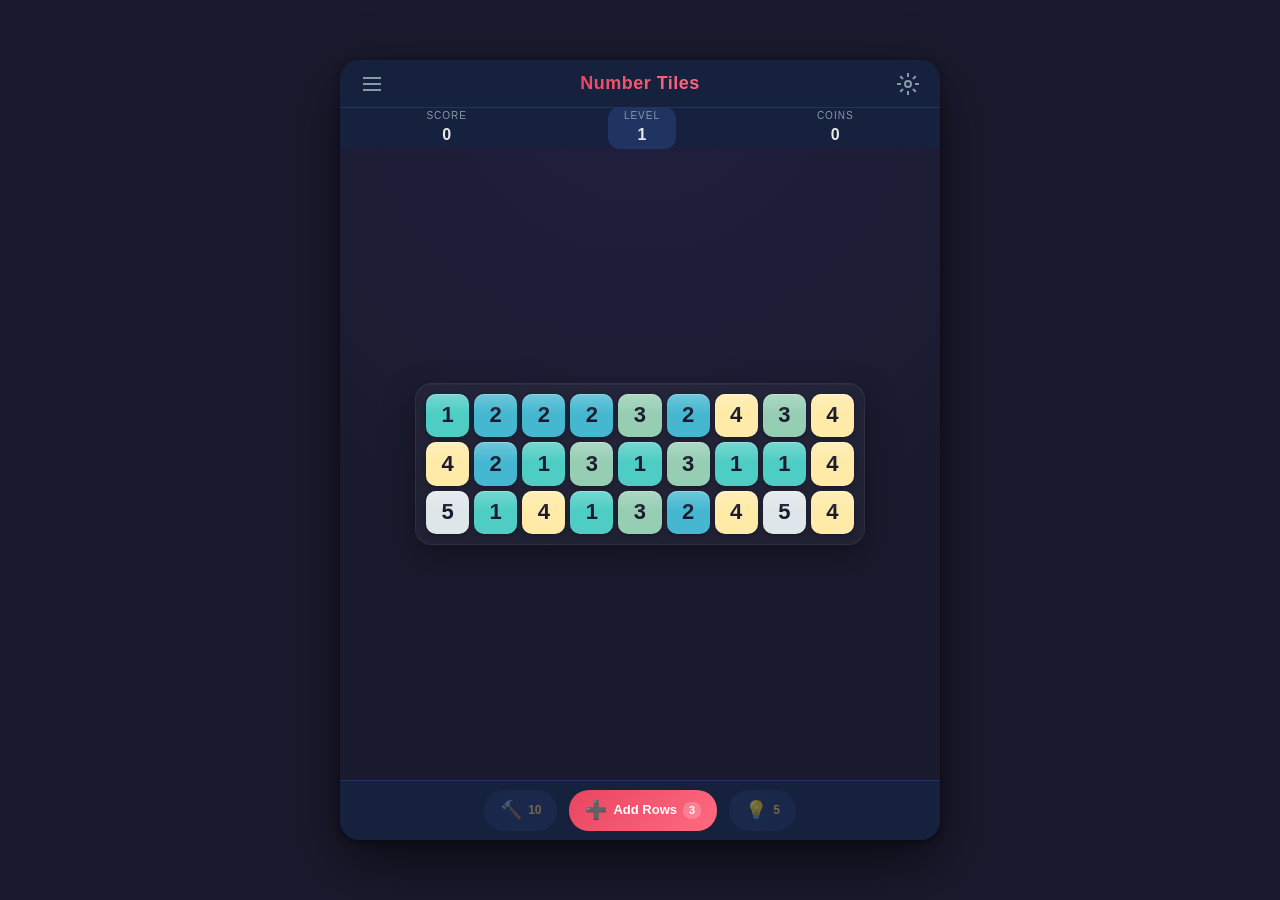
<file: index.html>
<!DOCTYPE html>
<html lang="en">
<head>
  <meta charset="UTF-8">
  <meta name="viewport" content="width=device-width, initial-scale=1.0">
  <meta name="theme-color" content="#1a1a2e">
  <meta name="description" content="Number Tiles - A fun number matching puzzle game">

  <!-- PWA: This link tells the browser where to find the app manifest -->
  <link rel="manifest" href="manifest.json">

  <!-- iOS PWA support (Safari doesn't use manifest.json for these) -->
  <meta name="apple-mobile-web-app-capable" content="yes">
  <meta name="apple-mobile-web-app-status-bar-style" content="black-translucent">
  <meta name="apple-mobile-web-app-title" content="NumTiles">
  <link rel="apple-touch-icon" href="assets/icons/icon-192.png">

  <link rel="icon" href="assets/icons/icon-192.png">

  <link rel="stylesheet" href="css/reset.css">
  <link rel="stylesheet" href="css/variables.css">
  <link rel="stylesheet" href="css/layout.css">
  <link rel="stylesheet" href="css/grid.css">
  <link rel="stylesheet" href="css/tiles.css">
  <link rel="stylesheet" href="css/modals.css">

  <title>Number Tiles</title>
</head>
<body>
  <div class="app">
    <header class="header">
      <button class="header__btn" id="menuBtn" aria-label="Menu">
        <svg width="24" height="24" viewBox="0 0 24 24" fill="none" stroke="currentColor" stroke-width="2">
          <line x1="3" y1="6" x2="21" y2="6"/>
          <line x1="3" y1="12" x2="21" y2="12"/>
          <line x1="3" y1="18" x2="21" y2="18"/>
        </svg>
      </button>
      <h1 class="header__title">Number Tiles</h1>
      <button class="header__btn" id="settingsBtn" aria-label="Settings">
        <svg width="24" height="24" viewBox="0 0 24 24" fill="none" stroke="currentColor" stroke-width="2">
          <circle cx="12" cy="12" r="3"/>
          <path d="M12 1v4M12 19v4M4.22 4.22l2.83 2.83M16.95 16.95l2.83 2.83M1 12h4M19 12h4M4.22 19.78l2.83-2.83M16.95 7.05l2.83-2.83"/>
        </svg>
      </button>
    </header>

    <div class="hud">
      <div class="hud__item">
        <span class="hud__label">Score</span>
        <span class="hud__value" id="scoreValue" aria-live="polite">0</span>
      </div>
      <div class="hud__item hud__item--level">
        <span class="hud__label">Level</span>
        <span class="hud__value" id="levelValue" aria-live="polite">1</span>
      </div>
      <div class="hud__item">
        <span class="hud__label">Coins</span>
        <span class="hud__value" id="coinsValue" aria-live="polite">0</span>
      </div>
    </div>

    <main class="board-area">
      <div class="board" id="board">
        <!-- Tiles rendered here by renderer.js -->
      </div>
    </main>

    <div class="boosters">
      <button class="booster-btn" id="hammerBtn" aria-label="Hammer - remove one tile">
        <span class="booster-btn__icon">🔨</span>
        <span class="booster-btn__cost">10</span>
      </button>
      <button class="booster-btn booster-btn--primary" id="addRowsBtn" aria-label="Add rows">
        <span class="booster-btn__icon">➕</span>
        <span class="booster-btn__label">Add Rows</span>
        <span class="booster-btn__count" id="addRowsCount">3</span>
      </button>
      <button class="booster-btn" id="hintBtn" aria-label="Hint - show a valid pair">
        <span class="booster-btn__icon">💡</span>
        <span class="booster-btn__cost">5</span>
      </button>
    </div>
  </div>

  <!-- Modals -->
  <dialog class="modal" id="levelCompleteModal">
    <div class="modal__card">
      <h2 class="modal__title">Level Complete!</h2>
      <div class="modal__stars" id="starsContainer"></div>
      <div class="modal__stats" id="levelStats"></div>
      <button class="modal__btn modal__btn--primary" id="nextLevelBtn">Next Level</button>
    </div>
  </dialog>

  <dialog class="modal" id="noMovesModal">
    <div class="modal__card">
      <h2 class="modal__title">No Moves!</h2>
      <p class="modal__text" id="noMovesText"></p>
      <div class="modal__actions">
        <button class="modal__btn modal__btn--primary" id="addRowsModalBtn">Add Rows</button>
        <button class="modal__btn" id="restartLevelBtn">Restart Level</button>
      </div>
    </div>
  </dialog>

  <dialog class="modal" id="settingsModal">
    <div class="modal__card">
      <h2 class="modal__title">Settings</h2>
      <div class="modal__setting">
        <span>Sound</span>
        <label class="toggle">
          <input type="checkbox" id="soundToggle" checked>
          <span class="toggle__slider"></span>
        </label>
      </div>
      <div class="modal__setting">
        <span>Vibration</span>
        <label class="toggle">
          <input type="checkbox" id="vibrationToggle" checked>
          <span class="toggle__slider"></span>
        </label>
      </div>
      <button class="modal__btn modal__btn--danger" id="resetProgressBtn">Reset Progress</button>
      <button class="modal__btn" id="closeSettingsBtn">Close</button>
    </div>
  </dialog>

  <dialog class="modal" id="installModal">
    <div class="modal__card">
      <h2 class="modal__title">Install App</h2>
      <p class="modal__text">Add Number Tiles to your home screen for the best experience!</p>
      <div class="modal__actions">
        <button class="modal__btn modal__btn--primary" id="installBtn">Install</button>
        <button class="modal__btn" id="dismissInstallBtn">Not Now</button>
      </div>
    </div>
  </dialog>

  <noscript>
    <p style="text-align:center;padding:2rem;color:#fff;">
      Number Tiles requires JavaScript to play. Please enable it in your browser settings.
    </p>
  </noscript>

  <script>
    if ('serviceWorker' in navigator) {
      navigator.serviceWorker.register('./sw.js');
    }
  </script>
  <script type="module" src="js/app.js"></script>
</body>
</html>
</file>
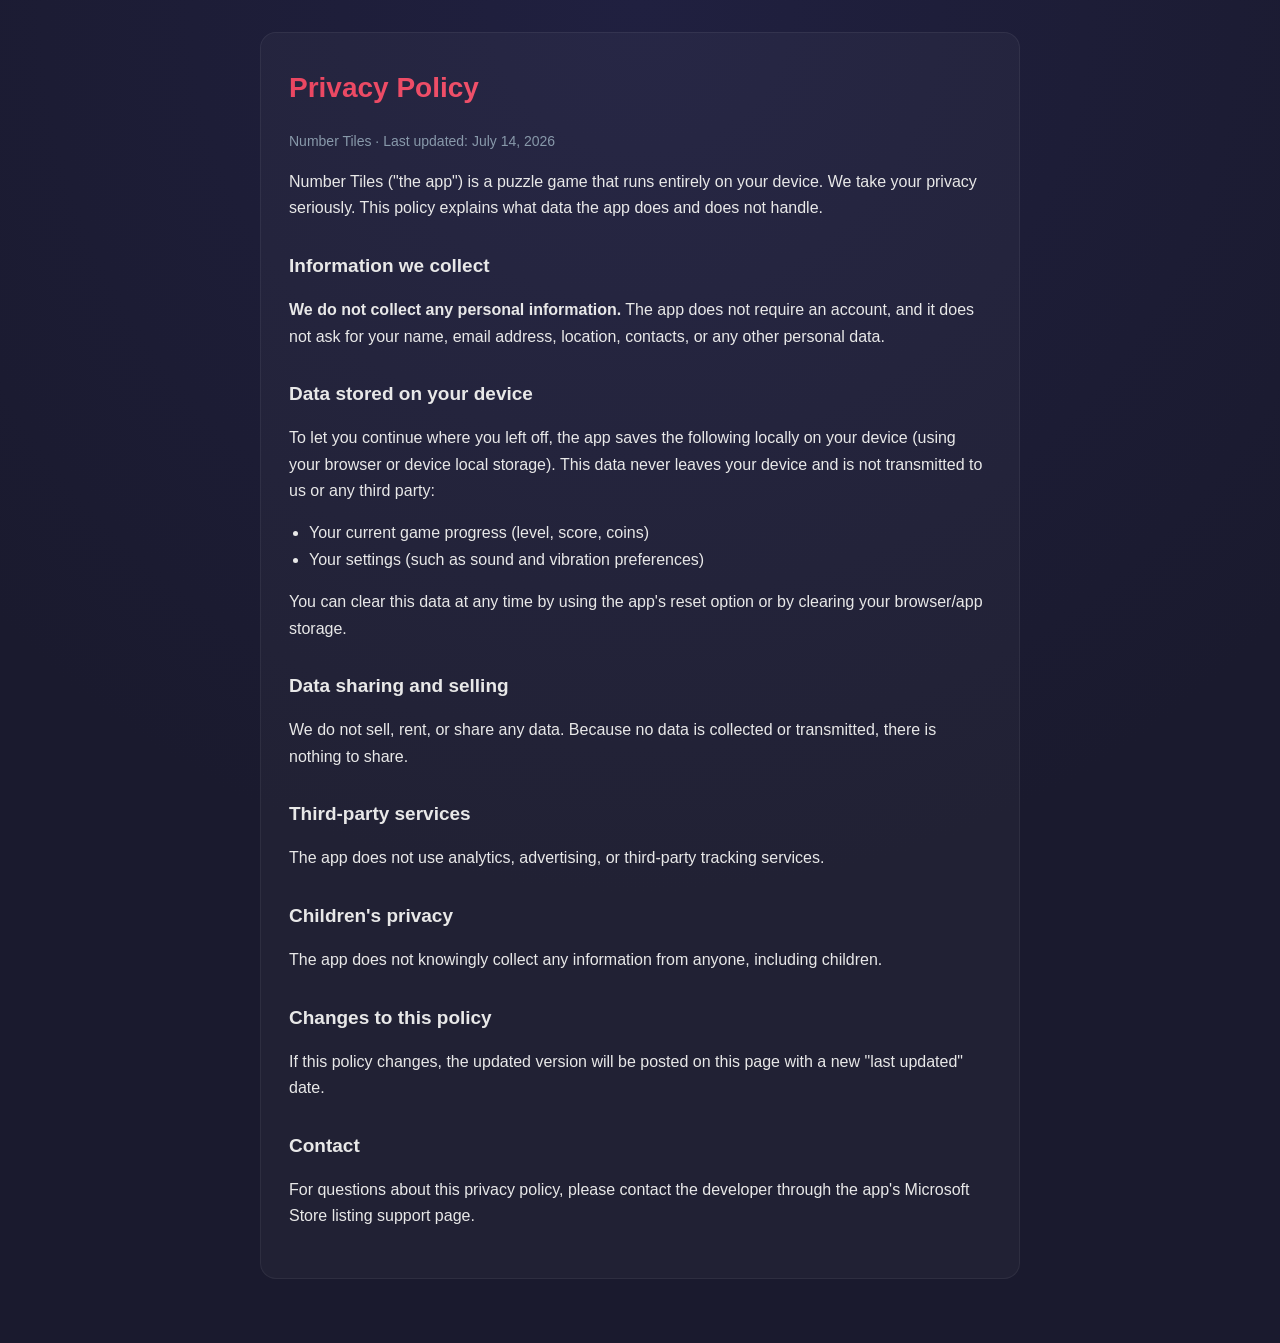
<file: privacy.html>
<!DOCTYPE html>
<html lang="en">
<head>
  <meta charset="UTF-8">
  <meta name="viewport" content="width=device-width, initial-scale=1.0">
  <meta name="theme-color" content="#1a1a2e">
  <title>Number Tiles - Privacy Policy</title>
  <style>
    :root {
      --bg: #1a1a2e;
      --surface: #16213e;
      --text: #e8e8e8;
      --muted: #8899aa;
      --accent: #e94560;
    }
    * { box-sizing: border-box; }
    body {
      margin: 0;
      background: radial-gradient(circle at 50% 0%, #202040 0%, var(--bg) 60%);
      color: var(--text);
      font-family: -apple-system, BlinkMacSystemFont, "Segoe UI", Roboto, sans-serif;
      line-height: 1.65;
      padding: 32px 16px 64px;
    }
    main {
      max-width: 760px;
      margin: 0 auto;
      background: rgba(255, 255, 255, 0.03);
      border: 1px solid rgba(255, 255, 255, 0.06);
      border-radius: 16px;
      padding: 32px 28px;
    }
    h1 {
      font-size: 28px;
      background: linear-gradient(135deg, var(--accent), #ff6b81);
      -webkit-background-clip: text;
      background-clip: text;
      -webkit-text-fill-color: transparent;
      margin-top: 0;
    }
    h2 { font-size: 19px; margin-top: 28px; }
    p, li { color: var(--text); }
    .muted { color: var(--muted); font-size: 14px; }
    a { color: #ff6b81; }
    ul { padding-left: 20px; }
  </style>
</head>
<body>
  <main>
    <h1>Privacy Policy</h1>
    <p class="muted">Number Tiles &middot; Last updated: July 14, 2026</p>

    <p>
      Number Tiles ("the app") is a puzzle game that runs entirely on your device.
      We take your privacy seriously. This policy explains what data the app does and
      does not handle.
    </p>

    <h2>Information we collect</h2>
    <p>
      <strong>We do not collect any personal information.</strong> The app does not
      require an account, and it does not ask for your name, email address, location,
      contacts, or any other personal data.
    </p>

    <h2>Data stored on your device</h2>
    <p>
      To let you continue where you left off, the app saves the following locally on your
      device (using your browser or device local storage). This data never leaves your
      device and is not transmitted to us or any third party:
    </p>
    <ul>
      <li>Your current game progress (level, score, coins)</li>
      <li>Your settings (such as sound and vibration preferences)</li>
    </ul>
    <p>
      You can clear this data at any time by using the app's reset option or by clearing
      your browser/app storage.
    </p>

    <h2>Data sharing and selling</h2>
    <p>
      We do not sell, rent, or share any data. Because no data is collected or transmitted,
      there is nothing to share.
    </p>

    <h2>Third-party services</h2>
    <p>
      The app does not use analytics, advertising, or third-party tracking services.
    </p>

    <h2>Children's privacy</h2>
    <p>
      The app does not knowingly collect any information from anyone, including children.
    </p>

    <h2>Changes to this policy</h2>
    <p>
      If this policy changes, the updated version will be posted on this page with a new
      "last updated" date.
    </p>

    <h2>Contact</h2>
    <p>
      For questions about this privacy policy, please contact the developer through the
      app's Microsoft Store listing support page.
    </p>
  </main>
</body>
</html>
</file>
<file: css/variables.css>
:root {
  --color-bg: #1a1a2e;
  --color-surface: #16213e;
  --color-surface-light: #1f3460;
  --color-text: #e8e8e8;
  --color-text-muted: #8899aa;
  --color-accent: #e94560;
  --color-accent-glow: rgba(233, 69, 96, 0.4);
  --color-success: #00b894;
  --color-warning: #fdcb6e;

  --color-n1: #4ecdc4;
  --color-n2: #45b7d1;
  --color-n3: #96ceb4;
  --color-n4: #ffeaa7;
  --color-n5: #dfe6e9;
  --color-n6: #fd79a8;
  --color-n7: #a29bfe;
  --color-n8: #fab1a0;
  --color-n9: #e17055;

  --text-on-n1: #1a1a2e;
  --text-on-n2: #1a1a2e;
  --text-on-n3: #1a1a2e;
  --text-on-n4: #1a1a2e;
  --text-on-n5: #1a1a2e;
  --text-on-n6: #fff;
  --text-on-n7: #fff;
  --text-on-n8: #1a1a2e;
  --text-on-n9: #fff;

  --tile-gap: 5px;
  --tile-radius: 10px;
  --board-max-width: 450px;

  --anim-match: 0.4s;
  --anim-shake: 0.3s;
  --anim-select: 0.15s;

  --header-height: 48px;
  --hud-height: 40px;
  --booster-height: 60px;

  --safe-bottom: env(safe-area-inset-bottom, 0px);
}
</file>
<file: css/layout.css>
.app {
  display: flex;
  flex-direction: column;
  width: 100%;
  height: min(100dvh, 780px);
  background: radial-gradient(circle at 50% 0%, #202040 0%, var(--color-bg) 60%);
  color: var(--color-text);
  max-width: 600px;
  margin: 0 auto;
  position: relative;
  overflow: hidden;
  border-radius: 20px;
  box-shadow: 0 24px 60px rgba(0, 0, 0, 0.55), 0 2px 8px rgba(0, 0, 0, 0.4);
}

.header {
  display: flex;
  align-items: center;
  justify-content: space-between;
  height: var(--header-height);
  padding: 0 12px;
  background-color: var(--color-surface);
  border-bottom: 1px solid var(--color-surface-light);
  flex-shrink: 0;
}

.header__title {
  font-size: 18px;
  font-weight: 700;
  letter-spacing: 0.5px;
  background: linear-gradient(135deg, var(--color-accent), #ff6b81);
  -webkit-background-clip: text;
  -webkit-text-fill-color: transparent;
  background-clip: text;
}

.header__btn {
  width: 40px;
  height: 40px;
  display: flex;
  align-items: center;
  justify-content: center;
  border-radius: 8px;
  color: var(--color-text-muted);
  transition: background-color 0.15s, color 0.15s;
}

.header__btn:hover {
  background-color: var(--color-surface-light);
  color: var(--color-text);
}

.hud {
  display: flex;
  align-items: center;
  justify-content: space-around;
  height: var(--hud-height);
  padding: 0 16px;
  background-color: var(--color-surface);
  flex-shrink: 0;
}

.hud__item {
  display: flex;
  flex-direction: column;
  align-items: center;
  gap: 1px;
}

.hud__item--level {
  background: var(--color-surface-light);
  padding: 2px 16px;
  border-radius: 12px;
}

.hud__label {
  font-size: 10px;
  text-transform: uppercase;
  letter-spacing: 1px;
  color: var(--color-text-muted);
}

.hud__value {
  font-size: 16px;
  font-weight: 700;
  font-variant-numeric: tabular-nums;
}

.board-area {
  flex: 1;
  overflow-y: auto;
  overflow-x: hidden;
  display: flex;
  align-items: safe center;
  justify-content: center;
  padding: 16px 12px;
  -webkit-overflow-scrolling: touch;
}

.boosters {
  display: flex;
  align-items: center;
  justify-content: center;
  gap: 12px;
  height: var(--booster-height);
  padding: 0 16px;
  padding-bottom: var(--safe-bottom);
  background-color: var(--color-surface);
  border-top: 1px solid var(--color-surface-light);
  flex-shrink: 0;
}

.booster-btn {
  display: flex;
  align-items: center;
  gap: 6px;
  padding: 8px 16px;
  border-radius: 20px;
  background-color: var(--color-surface-light);
  color: var(--color-text);
  font-size: 14px;
  font-weight: 600;
  transition: transform 0.1s, opacity 0.15s;
  position: relative;
}

.booster-btn:active {
  transform: scale(0.95);
}

.booster-btn:disabled {
  opacity: 0.4;
  cursor: not-allowed;
}

.booster-btn--primary {
  background: linear-gradient(135deg, var(--color-accent), #ff6b81);
  color: #fff;
}

.booster-btn__icon {
  font-size: 18px;
}

.booster-btn__cost {
  font-size: 12px;
  color: var(--color-warning);
}

.booster-btn__label {
  font-size: 13px;
}

.booster-btn__count {
  font-size: 11px;
  background: rgba(255,255,255,0.2);
  padding: 1px 6px;
  border-radius: 8px;
}

.combo-float {
  position: fixed;
  top: 50%;
  left: 50%;
  transform: translate(-50%, -50%);
  font-size: 28px;
  font-weight: 800;
  color: var(--color-warning);
  text-shadow: 0 2px 8px rgba(0,0,0,0.5);
  pointer-events: none;
  animation: floatUp 0.8s ease-out forwards;
  z-index: 100;
}

@keyframes floatUp {
  0% { opacity: 1; transform: translate(-50%, -50%) scale(0.5); }
  50% { opacity: 1; transform: translate(-50%, -80%) scale(1.2); }
  100% { opacity: 0; transform: translate(-50%, -120%) scale(1); }
}
</file>
<file: css/grid.css>
.board {
  display: grid;
  grid-template-columns: repeat(9, 1fr);
  gap: var(--tile-gap);
  max-width: var(--board-max-width);
  width: 100%;
  margin: auto;
  padding: 10px;
  background: rgba(255, 255, 255, 0.03);
  border: 1px solid rgba(255, 255, 255, 0.06);
  border-radius: 16px;
  box-shadow: 0 12px 32px rgba(0, 0, 0, 0.35), inset 0 1px 0 rgba(255, 255, 255, 0.04);
}
</file>
<file: css/tiles.css>
.tile {
  aspect-ratio: 1;
  display: flex;
  align-items: center;
  justify-content: center;
  font-size: clamp(14px, 4vw, 22px);
  font-weight: 700;
  border-radius: var(--tile-radius);
  cursor: pointer;
  user-select: none;
  -webkit-tap-highlight-color: transparent;
  transition: transform var(--anim-select), box-shadow var(--anim-select), filter var(--anim-select);
  position: relative;
  box-shadow: 0 2px 4px rgba(0, 0, 0, 0.25), inset 0 1px 0 rgba(255, 255, 255, 0.25);
}

.tile::after {
  content: "";
  position: absolute;
  inset: 0;
  border-radius: inherit;
  background: linear-gradient(180deg, rgba(255, 255, 255, 0.22), rgba(255, 255, 255, 0) 45%);
  pointer-events: none;
}

.tile:hover:not(.tile--cleared) {
  transform: translateY(-1px);
  box-shadow: 0 4px 8px rgba(0, 0, 0, 0.3), inset 0 1px 0 rgba(255, 255, 255, 0.3);
}

.tile--n1 { background-color: var(--color-n1); color: var(--text-on-n1); }
.tile--n2 { background-color: var(--color-n2); color: var(--text-on-n2); }
.tile--n3 { background-color: var(--color-n3); color: var(--text-on-n3); }
.tile--n4 { background-color: var(--color-n4); color: var(--text-on-n4); }
.tile--n5 { background-color: var(--color-n5); color: var(--text-on-n5); }
.tile--n6 { background-color: var(--color-n6); color: var(--text-on-n6); }
.tile--n7 { background-color: var(--color-n7); color: var(--text-on-n7); }
.tile--n8 { background-color: var(--color-n8); color: var(--text-on-n8); }
.tile--n9 { background-color: var(--color-n9); color: var(--text-on-n9); }

.tile--selected {
  box-shadow: 0 0 0 3px rgba(255, 255, 255, 0.85), 0 0 12px var(--color-accent-glow);
  transform: scale(1.08);
  z-index: 2;
}

.tile--matched {
  animation: matchFlash var(--anim-match) ease-out forwards;
}

.tile--invalid {
  animation: shake var(--anim-shake) ease-in-out;
}

.tile--cleared {
  visibility: hidden;
  pointer-events: none;
}

.tile--hint {
  animation: pulse 0.6s ease-in-out infinite alternate;
}

.tile--hammer-mode {
  cursor: crosshair;
}

.hammer-active .tile:not(.tile--cleared) {
  cursor: crosshair;
  animation: pulse 0.6s ease-in-out infinite alternate;
}

@keyframes matchFlash {
  0% {
    transform: scale(1);
    background-color: var(--color-success);
    opacity: 1;
  }
  40% {
    transform: scale(1.25);
    opacity: 0.8;
  }
  100% {
    transform: scale(0);
    opacity: 0;
  }
}

@keyframes shake {
  0%, 100% { transform: translateX(0); }
  20% { transform: translateX(-4px); }
  40% { transform: translateX(4px); }
  60% { transform: translateX(-3px); }
  80% { transform: translateX(3px); }
}

@keyframes pulse {
  from {
    box-shadow: 0 0 0 0 var(--color-warning);
  }
  to {
    box-shadow: 0 0 0 4px transparent;
    transform: scale(1.05);
  }
}

@media (prefers-reduced-motion: reduce) {
  *, *::before, *::after {
    animation-duration: 0.01ms !important;
    animation-iteration-count: 1 !important;
    transition-duration: 0.01ms !important;
  }
}
</file>
<file: css/modals.css>
.modal__card {
  background-color: var(--color-surface);
  border-radius: 16px;
  padding: 24px;
  max-width: 320px;
  width: 90vw;
  margin: auto;
  text-align: center;
  box-shadow: 0 16px 48px rgba(0, 0, 0, 0.4);
  animation: modalSlideIn 0.25s ease-out;
}

@keyframes modalSlideIn {
  from {
    opacity: 0;
    transform: translateY(20px) scale(0.95);
  }
  to {
    opacity: 1;
    transform: translateY(0) scale(1);
  }
}

.modal__title {
  font-size: 22px;
  font-weight: 700;
  margin-bottom: 16px;
  background: linear-gradient(135deg, var(--color-accent), #ff6b81);
  -webkit-background-clip: text;
  -webkit-text-fill-color: transparent;
  background-clip: text;
}

.modal__text {
  font-size: 14px;
  color: var(--color-text-muted);
  margin-bottom: 20px;
  line-height: 1.5;
}

.modal__stars {
  font-size: 36px;
  margin-bottom: 16px;
  display: flex;
  justify-content: center;
  gap: 8px;
}

.modal__stats {
  font-size: 14px;
  margin-bottom: 20px;
  line-height: 2;
  color: var(--color-text-muted);
}

.modal__stats strong {
  color: var(--color-text);
}

.modal__actions {
  display: flex;
  flex-direction: column;
  gap: 8px;
}

.modal__btn {
  padding: 12px 24px;
  border-radius: 12px;
  font-size: 15px;
  font-weight: 600;
  background-color: var(--color-surface-light);
  color: var(--color-text);
  transition: transform 0.1s, background-color 0.15s;
  width: 100%;
}

.modal__btn:active {
  transform: scale(0.97);
}

.modal__btn--primary {
  background: linear-gradient(135deg, var(--color-accent), #ff6b81);
  color: #fff;
}

.modal__btn--danger {
  background-color: transparent;
  color: var(--color-accent);
  font-size: 13px;
  margin-top: 8px;
}

.modal__setting {
  display: flex;
  align-items: center;
  justify-content: space-between;
  padding: 12px 0;
  border-bottom: 1px solid var(--color-surface-light);
  font-size: 15px;
}

.toggle {
  position: relative;
  display: inline-block;
  width: 44px;
  height: 24px;
}

.toggle input {
  opacity: 0;
  width: 0;
  height: 0;
}

.toggle__slider {
  position: absolute;
  cursor: pointer;
  inset: 0;
  background-color: var(--color-surface-light);
  border-radius: 24px;
  transition: background-color 0.2s;
}

.toggle__slider::before {
  content: '';
  position: absolute;
  height: 18px;
  width: 18px;
  left: 3px;
  bottom: 3px;
  background-color: #fff;
  border-radius: 50%;
  transition: transform 0.2s;
}

.toggle input:checked + .toggle__slider {
  background-color: var(--color-success);
}

.toggle input:checked + .toggle__slider::before {
  transform: translateX(20px);
}
</file>
